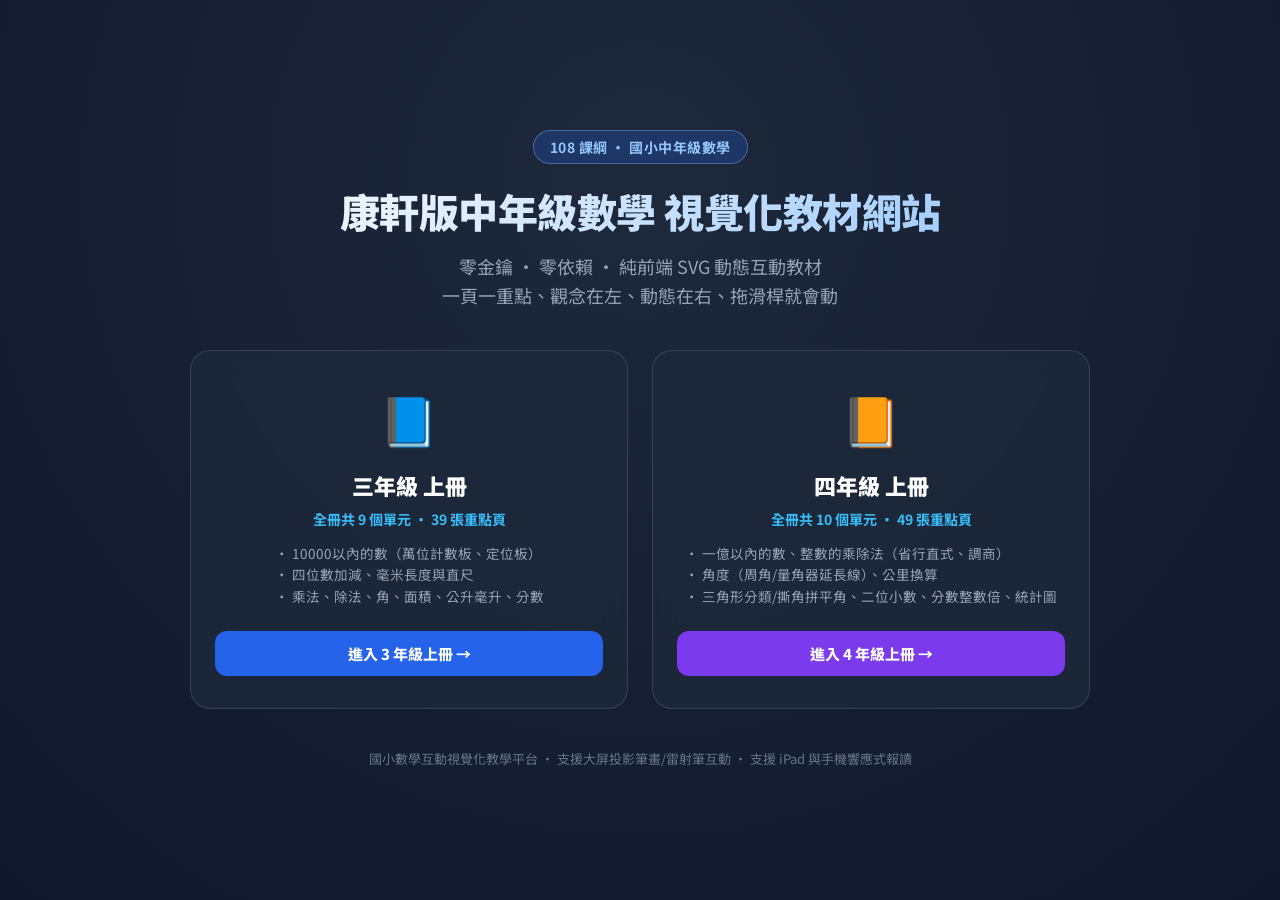
<file: index.html>
<!DOCTYPE html>
<html lang="zh-TW">
<head>
  <meta charset="UTF-8" />
  <meta name="viewport" content="width=device-width, initial-scale=1.0" />
  <title>康軒國小中年級數學 互動視覺化教材入口網站</title>
  <meta name="description" content="108課綱康軒國小中年級數學視覺化複習網站：三年級上冊與四年級上冊全冊互動教材" />
  <link rel="preconnect" href="https://fonts.googleapis.com">
  <link rel="preconnect" href="https://fonts.gstatic.com" crossorigin>
  <link href="https://fonts.googleapis.com/css2?family=Noto+Sans+TC:wght@400;600;800;900&display=swap" rel="stylesheet">
  <style>
    :root {
      --primary: #2563eb;
      --primary-dark: #1d4ed8;
      --bg: #0f172a;
      --card-bg: rgba(30, 41, 59, 0.85);
      --border: rgba(255, 255, 255, 0.12);
      --text: #f8fafc;
      --text-muted: #94a3b8;
    }
    * { box-sizing: border-box; margin: 0; padding: 0; }
    body {
      font-family: 'Noto Sans TC', -apple-system, BlinkMacSystemFont, "Segoe UI", Roboto, sans-serif;
      background: radial-gradient(circle at 50% 20%, #1e293b 0%, #0f172a 100%);
      color: var(--text);
      min-height: 100vh;
      display: flex;
      flex-direction: column;
      align-items: center;
      justify-content: center;
      padding: 32px 20px;
    }
    .container {
      max-width: 900px;
      width: 100%;
      text-align: center;
    }
    .badge {
      display: inline-block;
      padding: 6px 16px;
      border-radius: 999px;
      background: rgba(37, 99, 235, 0.25);
      color: #93c5fd;
      border: 1px solid rgba(147, 197, 253, 0.35);
      font-size: 14px;
      font-weight: 700;
      letter-spacing: 0.5px;
      margin-bottom: 18px;
    }
    h1 {
      font-size: clamp(26px, 5vw, 40px);
      font-weight: 900;
      letter-spacing: -0.5px;
      margin-bottom: 12px;
      background: linear-gradient(135deg, #ffffff 0%, #93c5fd 100%);
      -webkit-background-clip: text;
      -webkit-text-fill-color: transparent;
    }
    p.subtitle {
      font-size: clamp(15px, 2.5vw, 18px);
      color: var(--text-muted);
      margin-bottom: 40px;
      line-height: 1.6;
    }
    .deck-grid {
      display: grid;
      grid-template-columns: repeat(auto-fit, minmax(320px, 1fr));
      gap: 24px;
      margin-bottom: 40px;
    }
    .deck-card {
      background: var(--card-bg);
      border: 1.5px solid var(--border);
      border-radius: 20px;
      padding: 32px 24px;
      text-decoration: none;
      color: inherit;
      display: flex;
      flex-direction: column;
      align-items: center;
      transition: all 0.25s ease;
      backdrop-filter: blur(12px);
      position: relative;
      overflow: hidden;
    }
    .deck-card::before {
      content: '';
      position: absolute;
      top: 0; left: 0; right: 0; height: 5px;
      background: linear-gradient(90deg, #3b82f6, #60a5fa);
      opacity: 0;
      transition: opacity 0.25s;
    }
    .deck-card.grade-4::before {
      background: linear-gradient(90deg, #8b5cf6, #ec4899);
    }
    .deck-card:hover {
      transform: translateY(-5px);
      border-color: rgba(147, 197, 253, 0.45);
      box-shadow: 0 16px 36px rgba(0, 0, 0, 0.35);
    }
    .deck-card:hover::before {
      opacity: 1;
    }
    .card-icon {
      font-size: 48px;
      margin-bottom: 16px;
    }
    .card-grade {
      font-size: 22px;
      font-weight: 900;
      color: #fff;
      margin-bottom: 8px;
    }
    .card-units {
      font-size: 14px;
      color: #38bdf8;
      font-weight: 700;
      margin-bottom: 14px;
    }
    .card-desc {
      font-size: 13.5px;
      color: var(--text-muted);
      line-height: 1.6;
      margin-bottom: 24px;
      flex-grow: 1;
      text-align: left;
    }
    .card-btn {
      width: 100%;
      padding: 12px 20px;
      border-radius: 12px;
      background: #2563eb;
      color: #fff;
      font-size: 15px;
      font-weight: 800;
      border: none;
      cursor: pointer;
      display: inline-flex;
      align-items: center;
      justify-content: center;
      gap: 8px;
      transition: background 0.2s;
    }
    .deck-card.grade-4 .card-btn {
      background: #7c3aed;
    }
    .deck-card:hover .card-btn {
      background: #1d4ed8;
    }
    .deck-card.grade-4:hover .card-btn {
      background: #6d28d9;
    }
    footer {
      font-size: 13px;
      color: #64748b;
      line-height: 1.6;
    }
  </style>
</head>
<body>
  <div class="container">
    <div class="badge">108 課綱 · 國小中年級數學</div>
    <h1>康軒版中年級數學 視覺化教材網站</h1>
    <p class="subtitle">零金鑰 · 零依賴 · 純前端 SVG 動態互動教材<br>一頁一重點、觀念在左、動態在右、拖滑桿就會動</p>

    <div class="deck-grid">
      <!-- 3上 卡片 -->
      <a href="./3上/index.html" class="deck-card grade-3">
        <div class="card-icon">📘</div>
        <div class="card-grade">三年級 上冊</div>
        <div class="card-units">全冊共 9 個單元 · 39 張重點頁</div>
        <div class="card-desc">
          • 10000以內的數（萬位計數板、定位板）<br>
          • 四位數加減、毫米長度與直尺<br>
          • 乘法、除法、角、面積、公升毫升、分數
        </div>
        <div class="card-btn">進入 3 年級上冊 →</div>
      </a>

      <!-- 4上 卡片 -->
      <a href="./4上/index.html" class="deck-card grade-4">
        <div class="card-icon">📙</div>
        <div class="card-grade">四年級 上冊</div>
        <div class="card-units">全冊共 10 個單元 · 49 張重點頁</div>
        <div class="card-desc">
          • 一億以內的數、整數的乘除法（省行直式、調商）<br>
          • 角度（周角/量角器延長線）、公里換算<br>
          • 三角形分類/撕角拼平角、二位小數、分數整數倍、統計圖
        </div>
        <div class="card-btn">進入 4 年級上冊 →</div>
      </a>
    </div>

    <footer>
      國小數學互動視覺化教學平台 · 支援大屏投影筆畫/雷射筆互動 · 支援 iPad 與手機響應式報讀
    </footer>
  </div>
</body>
</html>
</file>
